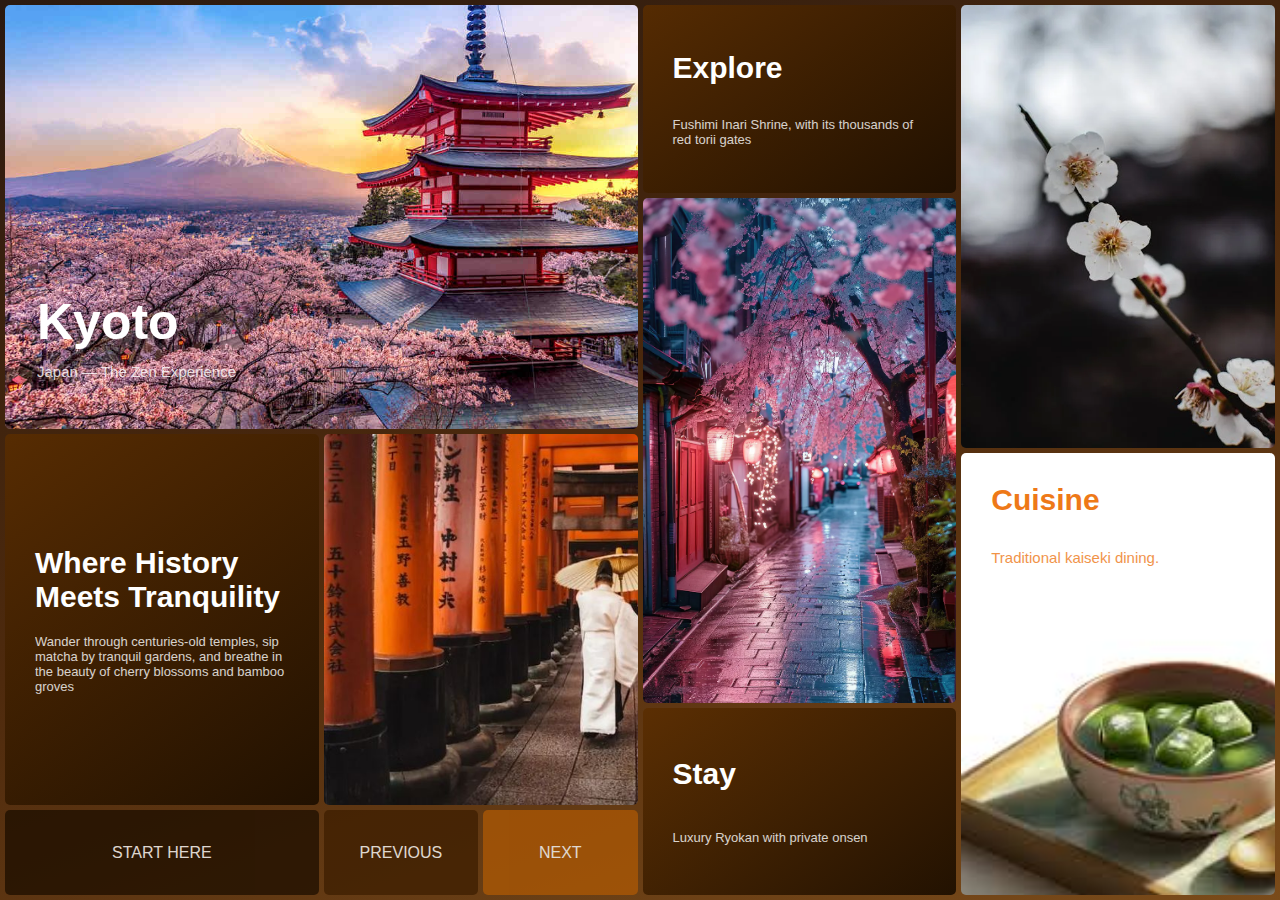
<file: FIGMA2/Index.html>
<!DOCTYPE html>
<html lang="en">
<head>
    <meta charset="UTF-8">
    <meta name="viewport" content="width=device-width, initial-scale=1.0">
    <title>Kyoto - The Zen Experience</title>
    <link rel="stylesheet" href="main.css">
</head>
<body>
    <main>
        <section>
            <div class="left">
                <div class="picture-1">
                    <h1>Kyoto</h1>
                    <p>Japan — The Zen Experience</p>
                </div>
                <div class="component-1">
                    <h2>Where History Meets Tranquility</h2>
                    <p>Wander through centuries-old temples, sip matcha by tranquil gardens, and breathe in the beauty of cherry blossoms and bamboo groves</p>
                </div>
                <div class="picture-2"></div>
                <div class="btn-1">
                    <p>START HERE</p>
                </div>
                <div class="btn-2">
                    <p>PREVIOUS</p>
                </div>
                <div class="btn-3">
                    <p>NEXT</p>
                </div>
            </div>
            <div class="right">
                <div class="component-2">
                    <h2>Explore</h2>
                    <p>Fushimi Inari Shrine, with its thousands of red torii gates</p>
                </div>
                <div class="picture-3"></div>
                <div class="component-3">
                    <h2>Stay</h2>
                    <p>Luxury Ryokan with private onsen</p>
                </div>
                <div class="picture-4"></div>
                <div class="picture-5">
                    <h2>Cuisine</h2>
                    <p>Traditional kaiseki dining.</p>
                </div>
            </div>
        </section>
    </main>
</body>
</html>
</file>
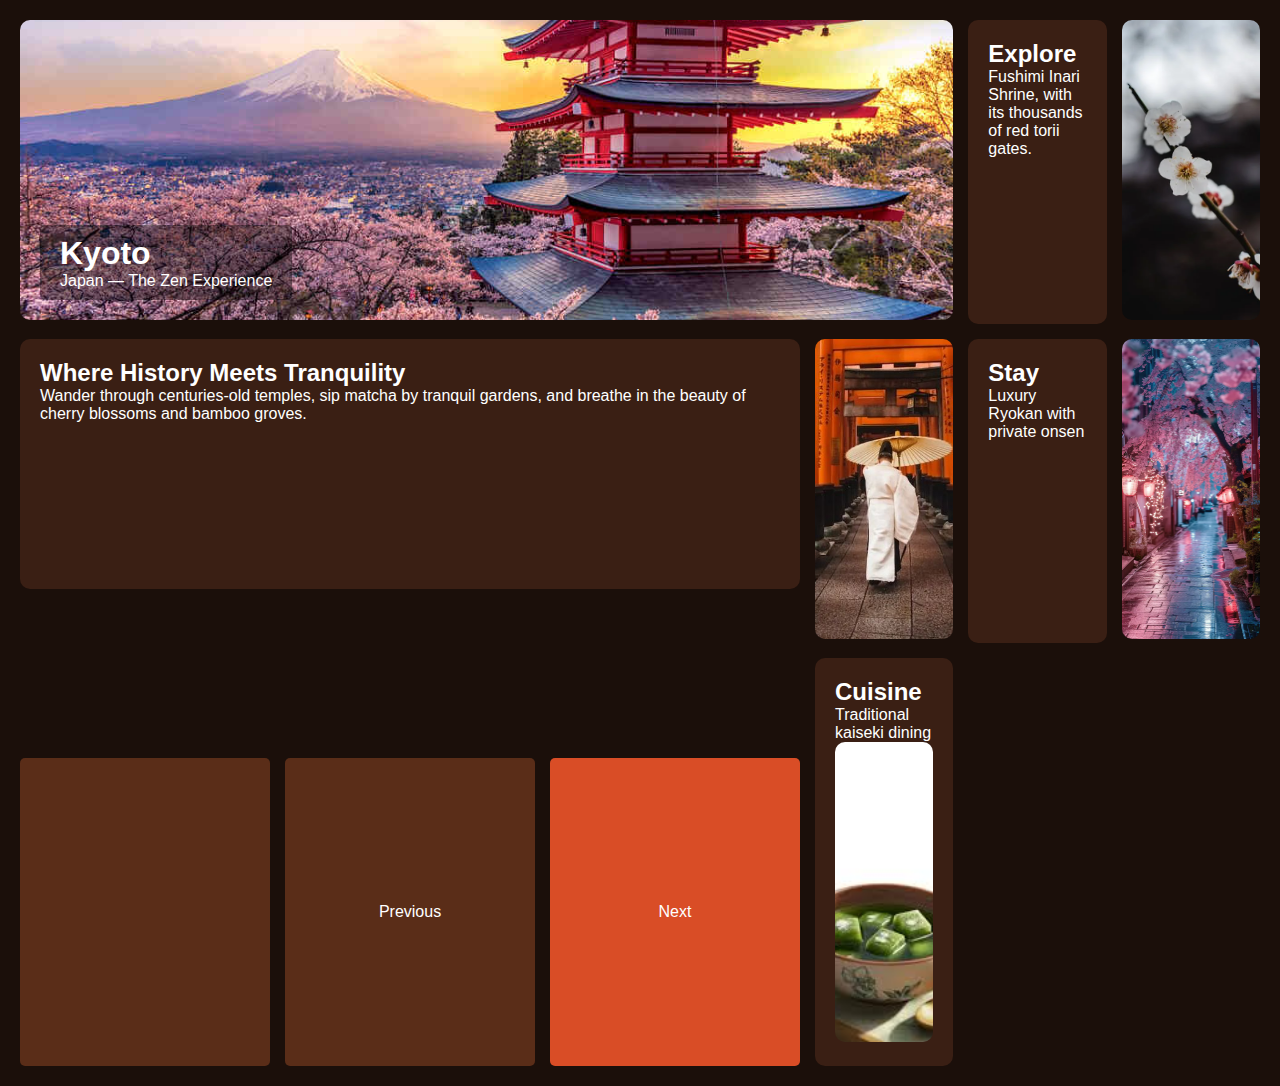
<file: FIGMA2/Untitled-1.html>
<!DOCTYPE html>
<html lang="pt-BR">
<head>
  <meta charset="UTF-8">
  <meta name="viewport" content="width=device-width, initial-scale=1.0">
  <title>Kyoto - The Zen Experience</title>
  <link rel="stylesheet" href="style.css">
</head>
<body>

  <div class="container">

      <div class="header">
       <img src="imagens/img1.jpg" alt="Kyoto panorama">
       <div class="overlay">
        <h1>Kyoto</h1>
        <p>Japan — The Zen Experience</p>
      </div>
    </div>

      <div class="explore">
      <h2>Explore</h2>
      <p>Fushimi Inari Shrine, with its thousands of red torii gates.</p>
    </div>

      <div class="blossom">
      <img src="imagens/img4.webp" alt="Cherry blossom">
    </div>
    

     <div class="history">
      <h2>Where History Meets Tranquility</h2>
      <p>Wander through centuries-old temples, sip matcha by tranquil gardens, and breathe in the beauty of cherry blossoms and bamboo groves.</p>
    </div>

    <div class="torii">
      <img src="imagens/img2.jpg" alt="Fushimi Inari Shrine">
    </div>
   

    <div class="stay">
      <h2>Stay</h2>
      <p>Luxury Ryokan with private onsen</p>
    </div>

    <div class="street">
      <img src="imagens/img3.webp" alt="Kyoto street with cherry blossoms">
    </div>

    <div class="buttons">
      <button> </button>
      <button>Previous</button>
      <button class="next">Next</button>
    </div>
    
    <div class="cuisine">
      <h2>Cuisine</h2>
      <p>Traditional kaiseki dining</p>
      <img src="imagens/img5.jpg" alt="Kaiseki dish">
    </div>

    

  </div>

</body>
</html>
</file>
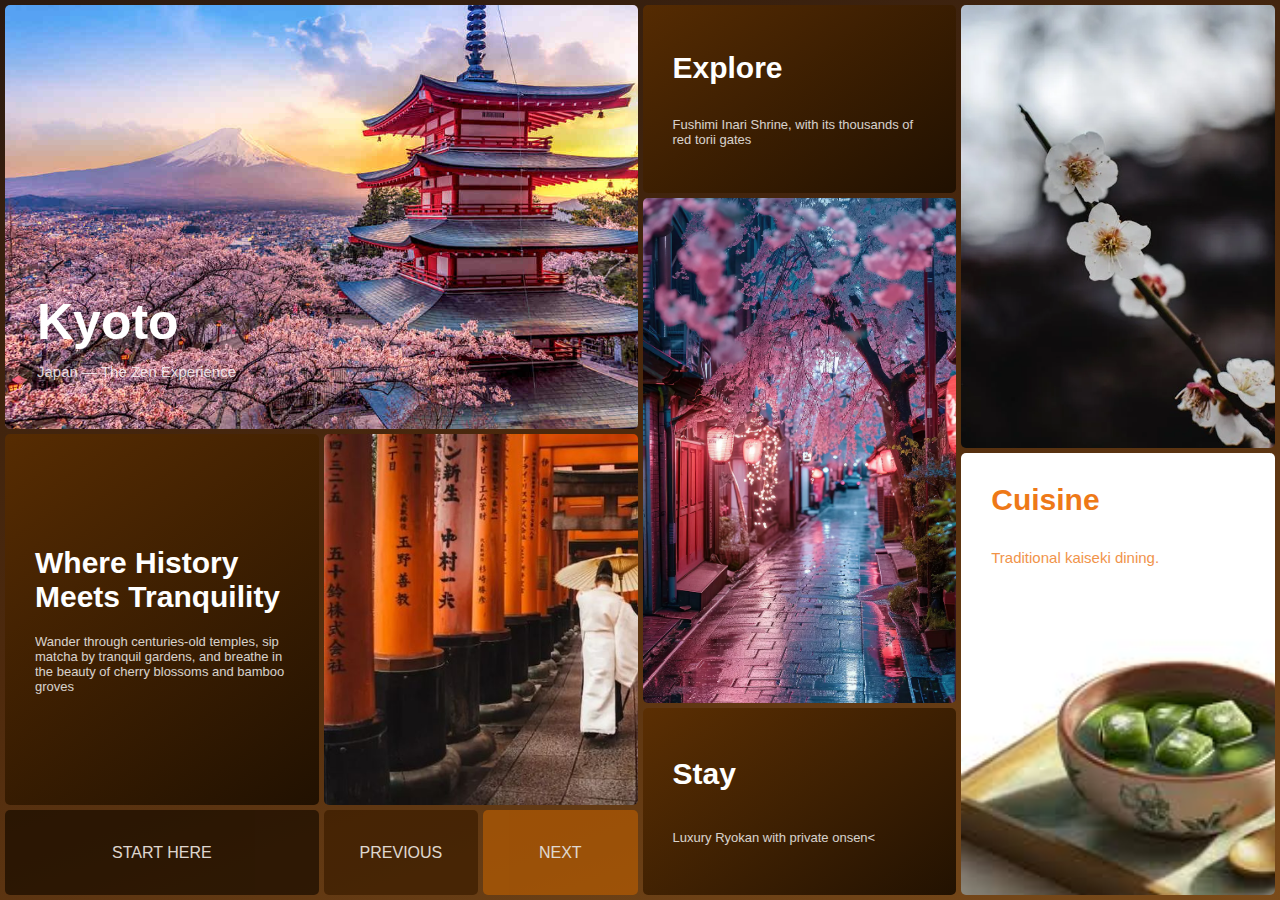
<file: grid_kyoto-main/FIGMA2/Untitled-1.html>
<!DOCTYPE html>
<html lang="en">
<head>
    <meta charset="UTF-8">
    <meta name="viewport" content="width=device-width, initial-scale=1.0">
    <title>Kyoto - The Zen Experience</title>
    <link rel="stylesheet" href="main.css">
</head>
<body>
    <main>
        <section>
            <div class="left">
                <div class="picture-1">
                    <h1>Kyoto</h1>
                    <p>Japan — The Zen Experience</p>
                </div>
                <div class="component-1">
                    <h2>Where History Meets Tranquility</h2>
                    <p>Wander through centuries-old temples, sip matcha by tranquil gardens, and breathe in the beauty of cherry blossoms and bamboo groves</p>
                </div>
                <div class="picture-2"></div>
                <div class="btn-1">
                    <p>START HERE</p>
                </div>
                <div class="btn-2">
                    <p>PREVIOUS</p>
                </div>
                <div class="btn-3">
                    <p>NEXT</p>
                </div>
            </div>
            <div class="right">
                <div class="component-2">
                    <h2>Explore</h2>
                    <p>Fushimi Inari Shrine, with its thousands of red torii gates</p>
                </div>
                <div class="picture-3"></div>
                <div class="component-3">
                    <h2>Stay</h2>
                    <p>Luxury Ryokan with private onsen<</p>
                </div>
                <div class="picture-4"></div>
                <div class="picture-5">
                    <h2>Cuisine</h2>
                    <p>Traditional kaiseki dining.</p>
                </div>
            </div>
        </section>
    </main>
</body>
</html>
</file>
<file: FIGMA2/main.css>
* {
    margin: 0;
    padding: 0;
    box-sizing: border-box;
}
main {
    height: 100vh;
}
section {
    height: 100%;
    display: grid;
    grid-template-columns: 1fr 1fr;
    font-family: 'Lucida Sans', 'Lucida Sans Regular', 'Lucida Grande', 'Lucida Sans Unicode', Geneva, Verdana, sans-serif;
    background: linear-gradient(160deg, #2b1a10, #4e2a0d, #7a4b1a);
}
.left {
    height: 100%;
    display: grid;
    padding: 5px 2.5px 5px 5px;
    gap: 5px;
    grid-template-columns: 1fr 1fr 1fr 1fr;
    grid-template-rows: 2fr 1.75fr 0.4fr;
    grid-template-areas: 
        "a1 a1 a1 a1"
        "b1 b1 a2 a2"
        "c1 c1 c2 c3" 
    ;
}
.picture-1 {
    display: flex;
    flex-direction: column;
    justify-content: flex-end;
    padding: 2rem;
    line-height: 50px;
    color: rgb(255, 255, 255);
    border-radius: 5px;
    background-image: url("imagens/img1.jpg");
    background-size: cover;
    grid-area: a1;
}
.picture-1 h1 {
    font-size: 50px;
    font-weight: bold;
}
.picture-1 p {
    font-size: 15px;
    opacity: 0.8;

}
.component-1, .component-2, .component-3 {
    display: flex;
    flex-direction: column;
    text-align: left;
    color: rgb(255, 255, 255);
    padding: 30px;
    justify-content: space-around;
    background: linear-gradient(145deg, rgba(90, 45, 0, 0.85), rgba(30, 15, 0, 0.95));
    border-radius: 5px;
}
.component-1 h2, .component-2 h2, .component-3 h2 {
    font-size: 30px;
    font-weight: bold;
}
.component-1 p, .component-2 p, .component-3 p {
    font-size: 13px;
    opacity: 0.8;
}
.component-1 {
    justify-content: center;
    gap: 20px;
    grid-area: b1;
    grid-column: 1/3;
}
.picture-2 {
    background-image: url("imagens/img2.jpg");
    background-size: cover;
    border-radius: 5px;
    grid-area: a2;
    grid-column: 3/5;
}
.btn-1, .btn-2, .btn-3 {
    display: flex;
    justify-content: center;
    align-items: center;
    border-radius: 5px;
    color: rgb(255, 255, 255);
    opacity: 0.8;
}
.btn-1 {
    grid-area: c1;
    background-color: rgba(30, 15, 0, 0.95);
}  
.btn-2 {
    grid-area: c2;
    background-color: rgba(62, 31, 1, 0.95);
}
.btn-3 {
    grid-area: c3;
    background-color: rgba(181, 92, 3, 0.85);
}
.right {
    height: 100%;
    display: grid;
    padding: 5px 5px 5px 2.5px;
    gap: 5px;
    grid-template-columns: 1fr 1fr;
    grid-template-rows: 1.5fr 2fr 2fr 1.5fr;
    grid-template-areas:
        "b2 a4"  
        "b3 a5"   
        "b3 a5"   
        "a3 a5"
        ;
}
.component-2 {
    grid-area: b2;
}
.picture-3 {
    background-image: url("imagens/img3.webp");
    background-size: cover;
    border-radius: 5px;
    grid-area: a3;
    grid-row: 2/4; ;
}
.component-3 {
    grid-area: b3;
    grid-row: 4/5;
}
.picture-4 {
    background-image: url("imagens/img4.webp");
    background-size: cover;
    border-radius: 5px;
    grid-area: a4;
    grid-row: 1/3;
}
.picture-5 {
    display: flex;
    flex-direction: column;
    padding: 30px;
    text-align: left;
    gap: 2rem;
    color: rgb(238, 121, 24);
    background-image: url("imagens/img5.jpg");
    background-size: cover;
    border-radius: 5px;
    grid-area: a5;
    grid-row: 3/5;
}
.picture-5 h2 {
    font-size: 30px;
    font-weight: bold;
} 
.picture-5 p {
    font-size: 15px;
    opacity: 0.8;
}
</file>
<file: FIGMA2/style.css>
* {
  margin: 0;
  padding: 0;
  box-sizing: border-box;
}

body {
  font-family: 'Poppins', sans-serif;
  background-color: #1b0f0a;
  color: white;
  padding: 20px;
}


.container {
  display: grid;
  grid-template-columns: repeat(4, 1fr);
  grid-template-rows: auto;
  gap: 15px;
}

.header {
  grid-column: 1 / 3;
  position: relative;
  height: 300px;
  overflow: hidden;
  border-radius: 10px;
}

.header img {
  width: 100%;
  height: 100%;
  object-fit: cover;
}

.header .overlay {
  position: absolute;
  bottom: 20px;
  left: 20px;
  background: rgba(0, 0, 0, 0.4);
  padding: 10px 20px;
  border-radius: 5px;
}

.history {
  background-color: #3a1f14;
  padding: 20px;
  border-radius: 10px;
  height: 250px;
}

.torii img,
.street img,
.blossom img,
.cuisine img {
  width: 100%;
  height: 300px;
  object-fit: cover;
  border-radius: 10px;
}

.explore, .stay, .cuisine {
  background-color: #3a1f14;
  padding: 20px;
  border-radius: 10px;
}

.buttons {
  grid-column: 1 / 0;
  display: flex;
  gap: 15px;
  margin-top: 100px;
}

button {
  background-color: #5a2d18;
  border: none;
  width: 250px;
  color: white;
  padding: 10px 25px;
  border-radius: 5px;
  cursor: pointer;
  font-size: 16px;
}

button.next {
  background-color: #d94d26;
}

button:hover {
  opacity: 0.85;
}
</file>
<file: grid_kyoto-main/FIGMA2/main.css>
* {
    margin: 0;
    padding: 0;
    box-sizing: border-box;
}
main {
    height: 100vh;
}
section {
    height: 100%;
    display: grid;
    grid-template-columns: 1fr 1fr;
    font-family: 'Lucida Sans', 'Lucida Sans Regular', 'Lucida Grande', 'Lucida Sans Unicode', Geneva, Verdana, sans-serif;
    background: linear-gradient(160deg, #2b1a10, #4e2a0d, #7a4b1a);
}
.left {
    height: 100%;
    display: grid;
    padding: 5px 2.5px 5px 5px;
    gap: 5px;
    grid-template-columns: 1fr 1fr 1fr 1fr;
    grid-template-rows: 2fr 1.75fr 0.4fr;
    grid-template-areas: 
        "a1 a1 a1 a1"
        "b1 b1 a2 a2"
        "c1 c1 c2 c3" 
    ;
}
.picture-1 {
    display: flex;
    flex-direction: column;
    justify-content: flex-end;
    padding: 2rem;
    line-height: 50px;
    color: rgb(255, 255, 255);
    border-radius: 5px;
    background-image: url("imagens/img1.jpg");
    background-size: cover;
    grid-area: a1;
}
.picture-1 h1 {
    font-size: 50px;
    font-weight: bold;
}
.picture-1 p {
    font-size: 15px;
    opacity: 0.8;

}
.component-1, .component-2, .component-3 {
    display: flex;
    flex-direction: column;
    text-align: left;
    color: rgb(255, 255, 255);
    padding: 30px;
    justify-content: space-around;
    background: linear-gradient(145deg, rgba(90, 45, 0, 0.85), rgba(30, 15, 0, 0.95));
    border-radius: 5px;
}
.component-1 h2, .component-2 h2, .component-3 h2 {
    font-size: 30px;
    font-weight: bold;
}
.component-1 p, .component-2 p, .component-3 p {
    font-size: 13px;
    opacity: 0.8;
}
.component-1 {
    justify-content: center;
    gap: 20px;
    grid-area: b1;
    grid-column: 1/3;
}
.picture-2 {
    background-image: url("imagens/img2.jpg");
    background-size: cover;
    border-radius: 5px;
    grid-area: a2;
    grid-column: 3/5;
}
.btn-1, .btn-2, .btn-3 {
    display: flex;
    justify-content: center;
    align-items: center;
    border-radius: 5px;
    color: rgb(255, 255, 255);
    opacity: 0.8;
}
.btn-1 {
    grid-area: c1;
    background-color: rgba(30, 15, 0, 0.95);
}  
.btn-2 {
    grid-area: c2;
    background-color: rgba(62, 31, 1, 0.95);
}
.btn-3 {
    grid-area: c3;
    background-color: rgba(181, 92, 3, 0.85);
}
.right {
    height: 100%;
    display: grid;
    padding: 5px 5px 5px 2.5px;
    gap: 5px;
    grid-template-columns: 1fr 1fr;
    grid-template-rows: 1.5fr 2fr 2fr 1.5fr;
    grid-template-areas:
        "b2 a4"  
        "b3 a5"   
        "b3 a5"   
        "a3 a5"
        ;
}
.component-2 {
    grid-area: b2;
}
.picture-3 {
    background-image: url("imagens/img3.webp");
    background-size: cover;
    border-radius: 5px;
    grid-area: a3;
    grid-row: 2/4; ;
}
.component-3 {
    grid-area: b3;
    grid-row: 4/5;
}
.picture-4 {
    background-image: url("imagens/img4.webp");
    background-size: cover;
    border-radius: 5px;
    grid-area: a4;
    grid-row: 1/3;
}
.picture-5 {
    display: flex;
    flex-direction: column;
    padding: 30px;
    text-align: left;
    gap: 2rem;
    color: rgb(238, 121, 24);
    background-image: url("imagens/img5.jpg");
    background-size: cover;
    border-radius: 5px;
    grid-area: a5;
    grid-row: 3/5;
}
.picture-5 h2 {
    font-size: 30px;
    font-weight: bold;
} 
.picture-5 p {
    font-size: 15px;
    opacity: 0.8;
}
</file>
